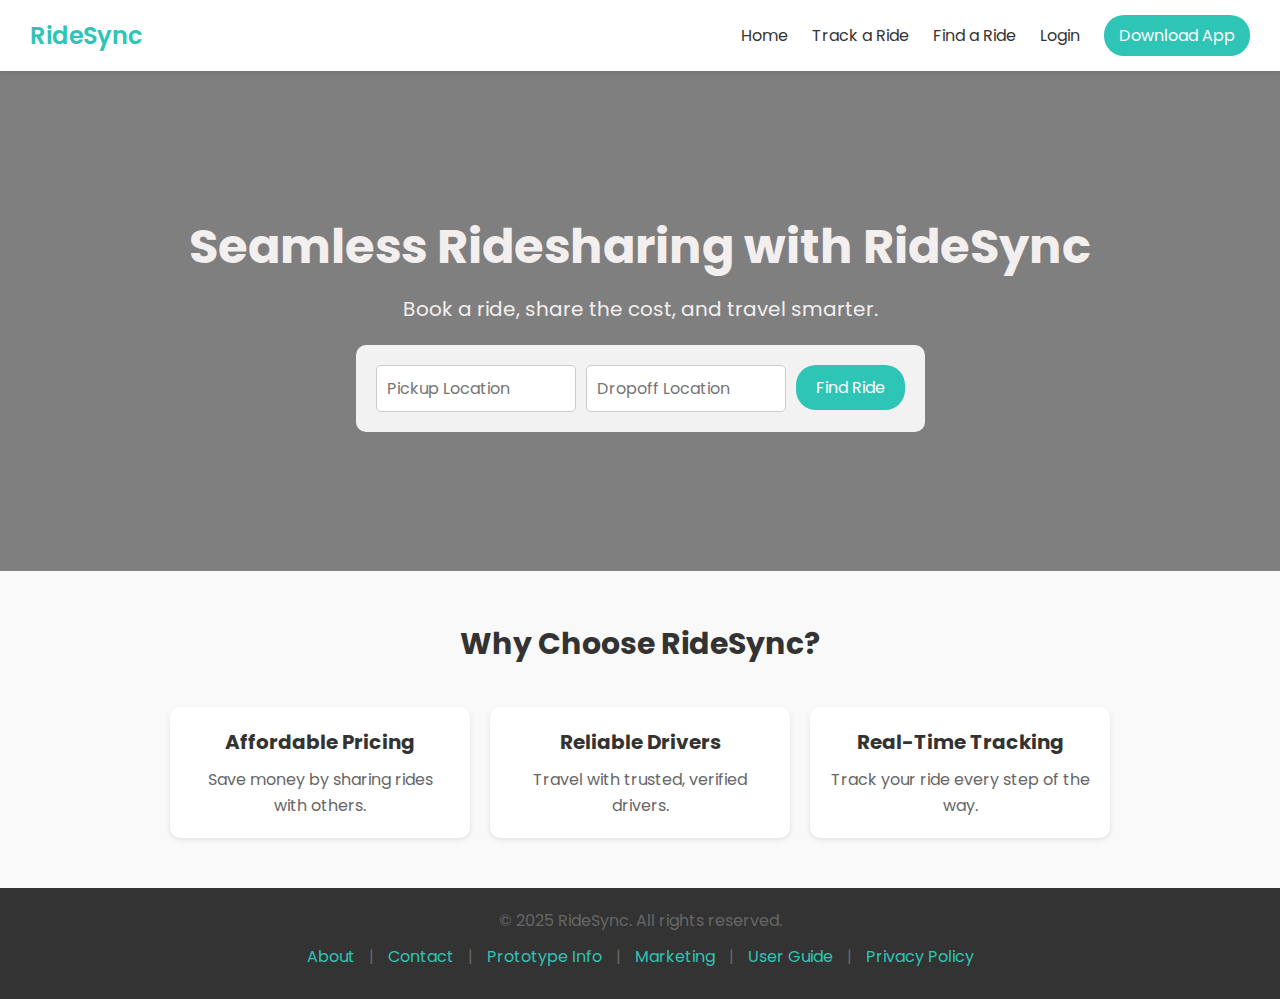
<file: index.html>
<!DOCTYPE html>
<html lang="en">
<head>
    <meta charset="UTF-8">
    <meta name="viewport" content="width=device-width, initial-scale=1.0">
    <title>RideSync - Seamless Ridesharing</title>
    <link href="https://fonts.googleapis.com/css2?family=Poppins:wght@300;400;600&display=swap" rel="stylesheet">
    <link rel="stylesheet" href="styles.css">
    <script src="script.js" defer></script>
</head>
<body>
    <!-- Header -->
    <header>
        <div class="logo">RideSync</div>
        <nav>
            <a href="index.html">Home</a>
            <a href="trackARide.html">Track a Ride</a>
            <a href="findARide.html">Find a Ride</a>
            <a href="#" id="loginLink">Login</a>
            <a href="download.html" class="cta-btn">Download App</a>
        </nav>
    </header>

    <!-- Login Pop-up -->
    <div class="login-popup" id="loginPopup">
        <div class="login-content">
            <span class="close-btn" onclick="closeLoginPopup()">×</span>
            <h2>Login to RideSync</h2>
            <form id="loginForm" onsubmit="submitLogin(event)">
                <input type="text" placeholder="Email or Phone" required>
                <input type="password" placeholder="Password" required>
                <div class="login-options">
                    <a href="#" class="forgot-password">Forgot Password?</a>
                    <button type="submit">Continue</button>
                </div>
            </form>
            <p class="signup-link">Not a member? <a href="#">Sign Up Now</a></p>
        </div>
    </div>

    <!-- Hero Section -->
    <section class="hero">
        <h1 class="white">Seamless Ridesharing with RideSync</h1>
        <p class="white">Book a ride, share the cost, and travel smarter.</p>
        <div class="search-form">
            <input type="text" placeholder="Pickup Location">
            <input type="text" placeholder="Dropoff Location">
            <a href="findARide.html">
                <button>Find Ride</button>
            </a>
        </div>
    </section>

    <!-- Features Section -->
    <section class="features">
        <h2>Why Choose RideSync?</h2>
        <div class="feature-grid">
            <div class="feature-box">
                <h3>Affordable Pricing</h3>
                <p>Save money by sharing rides with others.</p>
            </div>
            <div class="feature-box">
                <h3>Reliable Drivers</h3>
                <p>Travel with trusted, verified drivers.</p>
            </div>
            <div class="feature-box">
                <h3>Real-Time Tracking</h3>
                <p>Track your ride every step of the way.</p>
            </div>
        </div>
    </section>

    <!-- Footer -->
    <footer>
        <p>&copy; 2025 RideSync. All rights reserved.</p>
        <p>
            <a href="AboutPage.html">About</a> | 
            <a href="#" id="contactLink">Contact</a> | 
            <a href="PrototypeDetailsPage.html">Prototype Info</a> | 
            <a href="MarketingPage.html">Marketing</a> | 
            <a href="UserGuidePage.html">User Guide</a> | 
            <a href="PrivacyPolicy.html">Privacy Policy</a>
        </p>
    </footer>

    <!-- Pop-up Modal -->
    <div class="feedback-popup" id="feedbackPopup">
        <div class="popup-content">
            <span class="close-btn" onclick="closePopup()">×</span>
            <h2>Send Us Your Feedback</h2>
            <div class="contact-info">
                <div class="info-box">
                    <p><strong>Company Name:</strong> RideSync</p>
                    <p><strong>Headquarters:</strong> Seattle, WA 12345 AVE SE</p>
                    <p><strong>Email:</strong> support@ridesync.com</p>
                    <p><strong>Phone:</strong> (123) 456-7890</p>
                    <p><strong>Website:</strong> www.ridesync.com</p>
                </div>
                <div class="info-box">
                    <p><strong>Customer Support Team</strong></p>
                    <p><strong>User Assistance:</strong> Chris Pozun - (123) 555-0011 / userhelp@ridesync.com</p>
                    <p><strong>Emergency Hotline:</strong> (123) 555-0001</p>
                </div>
            </div>
            <form id="feedbackForm" onsubmit="submitFeedback(event)">
                <textarea placeholder="Your Feedback" required></textarea>
                <button type="submit">Submit Feedback</button>
            </form>
        </div>
    </div>
</body>
</html>
</file>
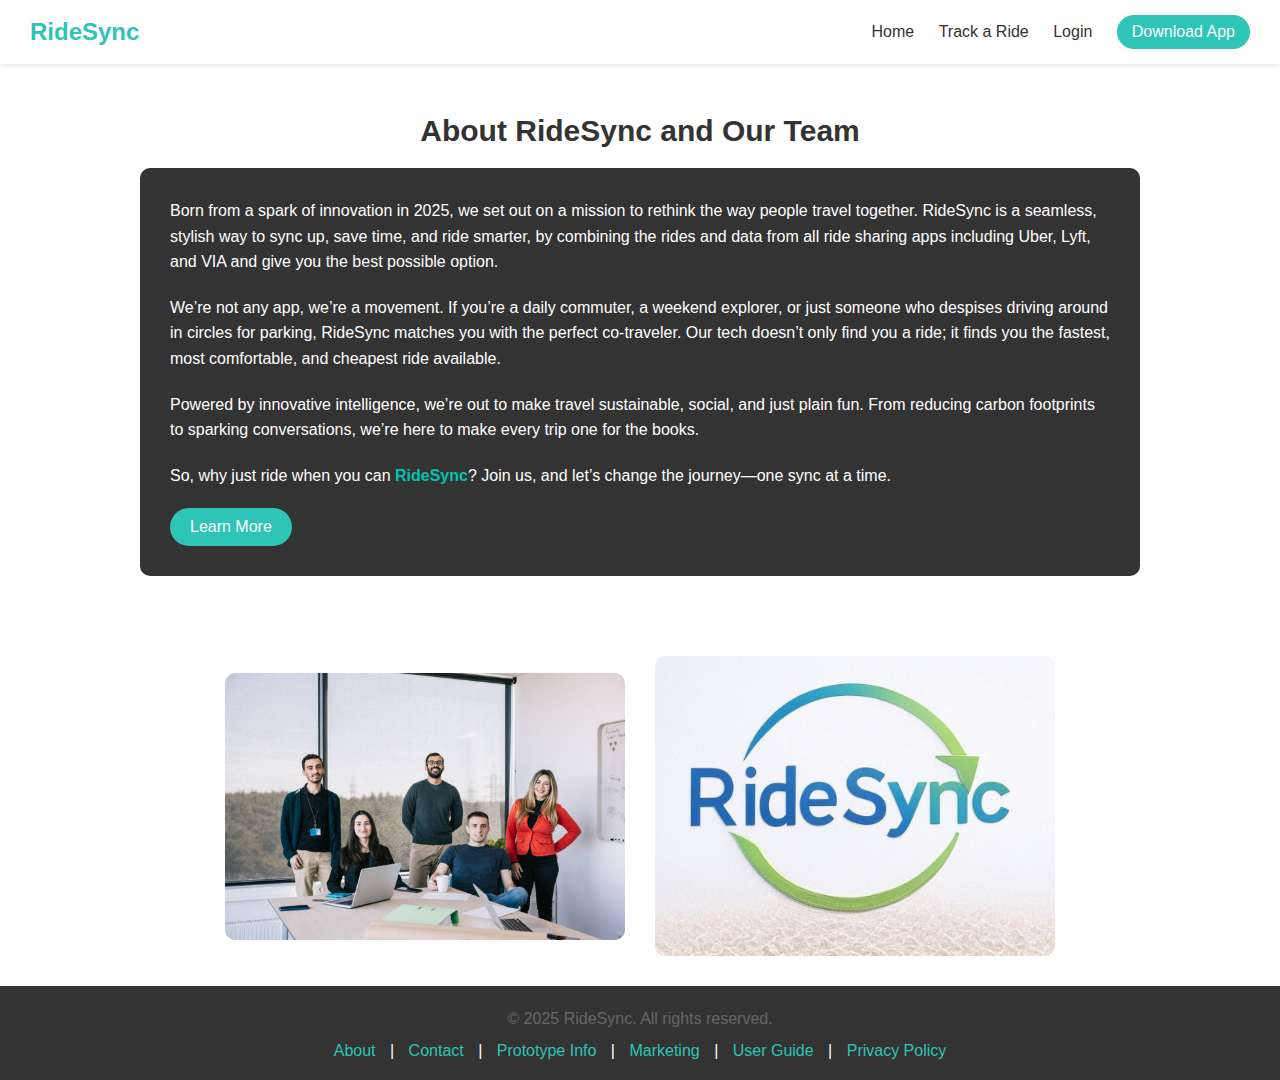
<file: AboutPage.html>
<!DOCTYPE html>
<html lang="en">
<head>
    <meta charset="UTF-8">
    <meta name="viewport" content="width=device-width, initial-scale=1.0">
    <title>About RideSync</title>
    <link href="styles.css" rel="stylesheet">
    <script src="script.js" defer></script>
</head>
<body>
    <!-- Header -->
    <header class="header">
        <div class="logo">RideSync</div>
        <nav>
          <a href="index.html">Home</a>
          <a href="trackARide.html">Track a Ride</a>
          <a href="#" id="loginLink">Login</a>
          <a href="download.html" class="cta-btn">Download App</a>
        </nav>
    </header>

    <!-- Login Pop-up -->
    <div class="login-popup" id="loginPopup">
        <div class="login-content">
            <span class="close-btn" onclick="closeLoginPopup()">×</span>
            <h2>Login to RideSync</h2>
            <form id="loginForm" onsubmit="submitLogin(event)">
                <input type="text" placeholder="Email or Phone" required>
                <input type="password" placeholder="Password" required>
                <div class="login-options">
                    <a href="#" class="forgot-password">Forgot Password?</a>
                    <button type="submit">Continue</button>
                </div>
            </form>
            <p class="signup-link">Not a member? <a href="#">Sign Up Now</a></p>
        </div>
    </div>

    <!-- About Section -->
    <section class="about-section">
        <h1>About RideSync and Our Team</h1>
        <div class="content-box">
            <p>Born from a spark of innovation in 2025, we set out on a mission to rethink the way people travel together. RideSync is a seamless, stylish way to sync up, save time, and ride smarter, by combining the rides and data from all ride sharing apps including Uber, Lyft, and VIA and give you the best possible option.</p>
            <p>We’re not any app, we’re a movement. If you’re a daily commuter, a weekend explorer, or just someone who despises driving around in circles for parking, RideSync matches you with the perfect co-traveler. Our tech doesn’t only find you a ride; it finds you the fastest, most comfortable, and cheapest ride available.</p>
            <p>Powered by innovative intelligence, we’re out to make travel sustainable, social, and just plain fun. From reducing carbon footprints to sparking conversations, we’re here to make every trip one for the books.</p>
            <p>So, why just ride when you can <span class="highlight">RideSync</span>? Join us, and let’s change the journey—one sync at a time.</p>
            <a class="learn-more-btn" onclick="toggleMoreInfo()">Learn More</a>
            <div class="more-info" id="moreInfo">
                <p>Our team is a diverse group of innovators, engineers, and dreamers dedicated to revolutionizing ridesharing. Based in [City], we’re committed to building a platform that not only connects people but also fosters a sense of community and sustainability.</p>
            </div>
        </div>
    </section>

    <!-- Image Section -->
    <section class="image-section">
        <img src="tech_team.jpg" alt="Team Photo">
        <img src="RideShareLogo.jpg" alt="RideSync Logo">
    </section>

    <!-- Footer -->
    <footer class="footer">
        <p>© 2025 RideSync. All rights reserved.</p>
        <div>
            <a href="AboutPage.html">About</a> |
            <a href="#" id="contactLink">Contact</a> |
            <a href="PrototypeDetailsPage.html">Prototype Info</a> |
            <a href="MarketingPage.html">Marketing</a> |
            <a href="UserGuidePage.html">User Guide</a> |
            <a href="PrivacyPolicy.html">Privacy Policy</a>
        </div>
    </footer>

    <!-- Pop-up Modal -->
    <div class="feedback-popup" id="feedbackPopup">
      <div class="popup-content">
          <span class="close-btn" onclick="closePopup()">×</span>
          <h2>Send Us Your Feedback</h2>
          <div class="contact-info">
              <div class="info-box">
                  <p><strong>Company Name:</strong> RideSync</p>
                  <p><strong>Headquarters:</strong> Seattle, WA 12345 AVE SE</p>
                  <p><strong>Email:</strong> support@ridesync.com</p>
                  <p><strong>Phone:</strong> (123) 456-7890</p>
                  <p><strong>Website:</strong> www.ridesync.com</p>
              </div>
              <div class="info-box">
                  <p><strong>Customer Support Team</strong></p>
                  <p><strong>User Assistance:</strong> Chris Pozun - (123) 555-0011 / userhelp@ridesync.com</p>
                  <p><strong>Emergency Hotline:</strong> (123) 555-0001</p>
              </div>
          </div>
          <form id="feedbackForm" onsubmit="submitFeedback(event)">
              <textarea placeholder="Your Feedback" required></textarea>
              <button type="submit">Submit Feedback</button>
          </form>
      </div>
  </div>
</body>
</html>
</file>
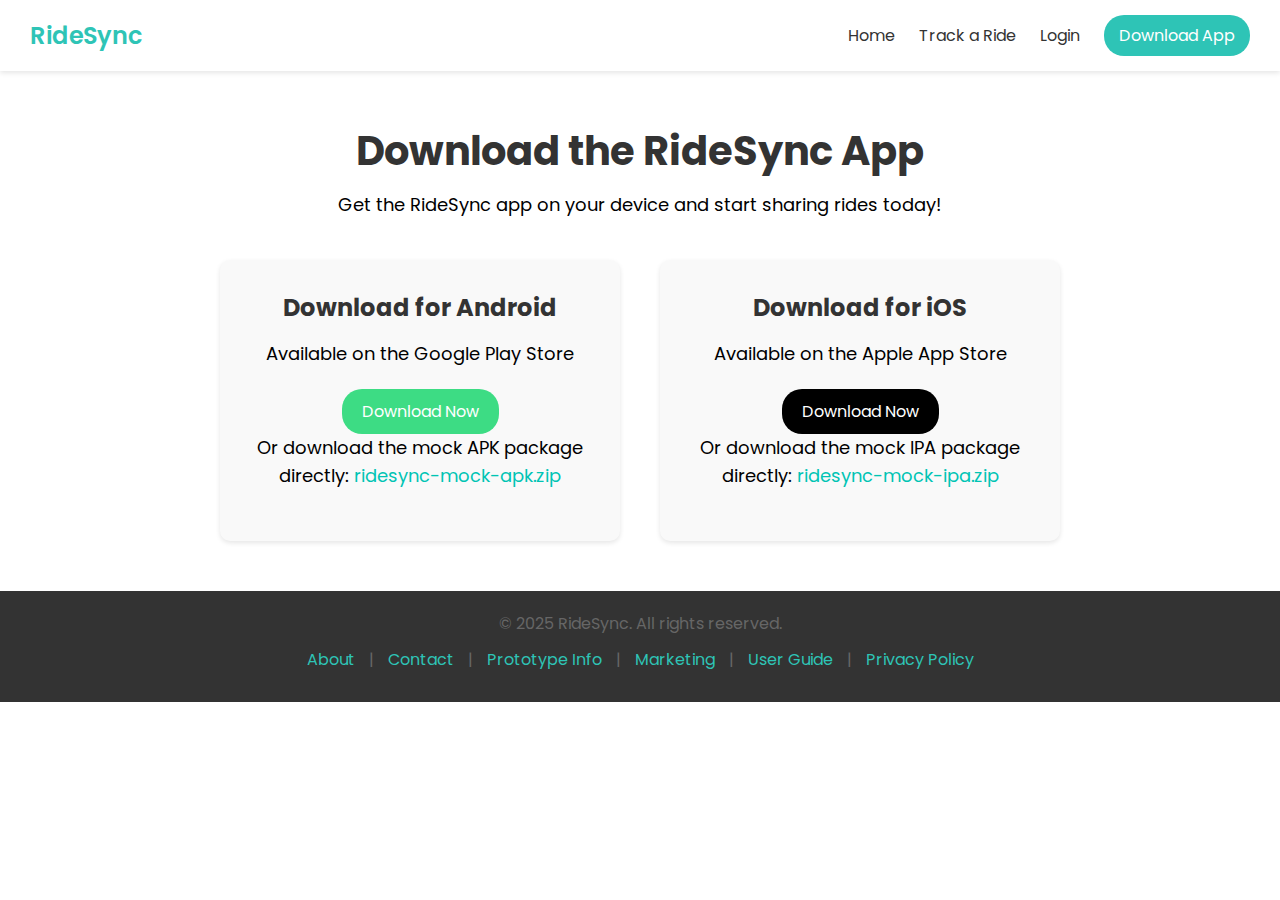
<file: download.html>
<!DOCTYPE html>
<html lang="en">
<head>
    <meta charset="UTF-8">
    <meta name="viewport" content="width=device-width, initial-scale=1.0">
    <title>Download App - RideSync</title>
    <link href="https://fonts.googleapis.com/css2?family=Poppins:wght@300;400;600&display=swap" rel="stylesheet">
    <link rel="stylesheet" href="styles.css">
    <script src="script.js" defer></script>
</head>
<body>
    <!-- Header -->
    <header>
        <div class="logo">RideSync</div>
        <nav>
            <a href="index.html">Home</a>
            <a href="track.html">Track a Ride</a>
            <a href="#" id="loginLink">Login</a>
            <a href="download.html" class="cta-btn">Download App</a>
        </nav>
    </header>

    <!-- Download App Section -->
    <section class="download-section">
        <h1>Download the RideSync App</h1>
        <p>Get the RideSync app on your device and start sharing rides today!</p>
        <div class="download-content">
            <div class="download-box">
                <h2>Download for Android</h2>
                <p>Available on the Google Play Store</p>
                <a href="#" class="download-btn android-btn" onclick="simulateDownload('Android')">Download Now</a>
                <p class="mock-link">Or download the mock APK package directly: <a href="ridesync-mock-apk.zip" download>ridesync-mock-apk.zip</a></p>
            </div>
            <div class="download-box">
                <h2>Download for iOS</h2>
                <p>Available on the Apple App Store</p>
                <a href="#" class="download-btn ios-btn" onclick="simulateDownload('iOS')">Download Now</a>
                <p class="mock-link">Or download the mock IPA package directly: <a href="ridesync-mock-ipa.zip" download>ridesync-mock-ipa.zip</a></p>
            </div>
        </div>
    </section>

    <!-- Footer -->
    <footer>
        <p>© 2025 RideSync. All rights reserved.</p>
        <p>
            <a href="AboutPage.html">About</a> | 
            <a href="#" id="contactLink">Contact</a> | 
            <a href="PrototypeDetailsPage.html">Prototype Info</a> | 
            <a href="MarketingPage.html">Marketing</a> | 
            <a href="UserGuidePage.html">User Guide</a> | 
            <a href="PrivacyPolicy.html">Privacy Policy</a>
        </p>
    </footer>

    <!-- Feedback Pop-up -->
    <div class="feedback-popup" id="feedbackPopup">
        <div class="popup-content">
            <span class="close-btn" onclick="closeFeedbackPopup()">×</span>
            <h2>Send Us Your Feedback</h2>
            <div class="contact-info">
                <div class="info-box">
                    <p><strong>Company Name:</strong> RideSync</p>
                    <p><strong>Headquarters:</strong> Seattle, WA 12345 AVE SE</p>
                    <p><strong>Email:</strong> support@ridesync.com</p>
                    <p><strong>Phone:</strong> (123) 456-7890</p>
                    <p><strong>Website:</strong> www.ridesync.com</p>
                </div>
                <div class="info-box">
                    <p><strong>Customer Support Team</strong></p>
                    <p><strong>User Assistance:</strong> Chris Pozun - (123) 555-0011 / userhelp@ridesync.com</p>
                    <p><strong>Emergency Hotline:</strong> (123) 555-0001</p>
                </div>
            </div>
            <form id="feedbackForm" onsubmit="submitFeedback(event)">
                <textarea placeholder="Your Feedback" required></textarea>
                <button type="submit">Submit Feedback</button>
            </form>
        </div>
    </div>

    <!-- Login Pop-up -->
    <div class="login-popup" id="loginPopup">
        <div class="login-content">
            <span class="close-btn" onclick="closeLoginPopup()">×</span>
            <h2>Login to RideSync</h2>
            <form id="loginForm" onsubmit="submitLogin(event)">
                <input type="text" placeholder="Email or Phone" required>
                <input type="password" placeholder="Password" required>
                <div class="login-options">
                    <a href="#" class="forgot-password">Forgot Password?</a>
                    <button type="submit">Continue</button>
                </div>
            </form>
            <p class="signup-link">Not a member? <a href="#">Sign Up Now</a></p>
        </div>
    </div>
</body>
</html>
</file>
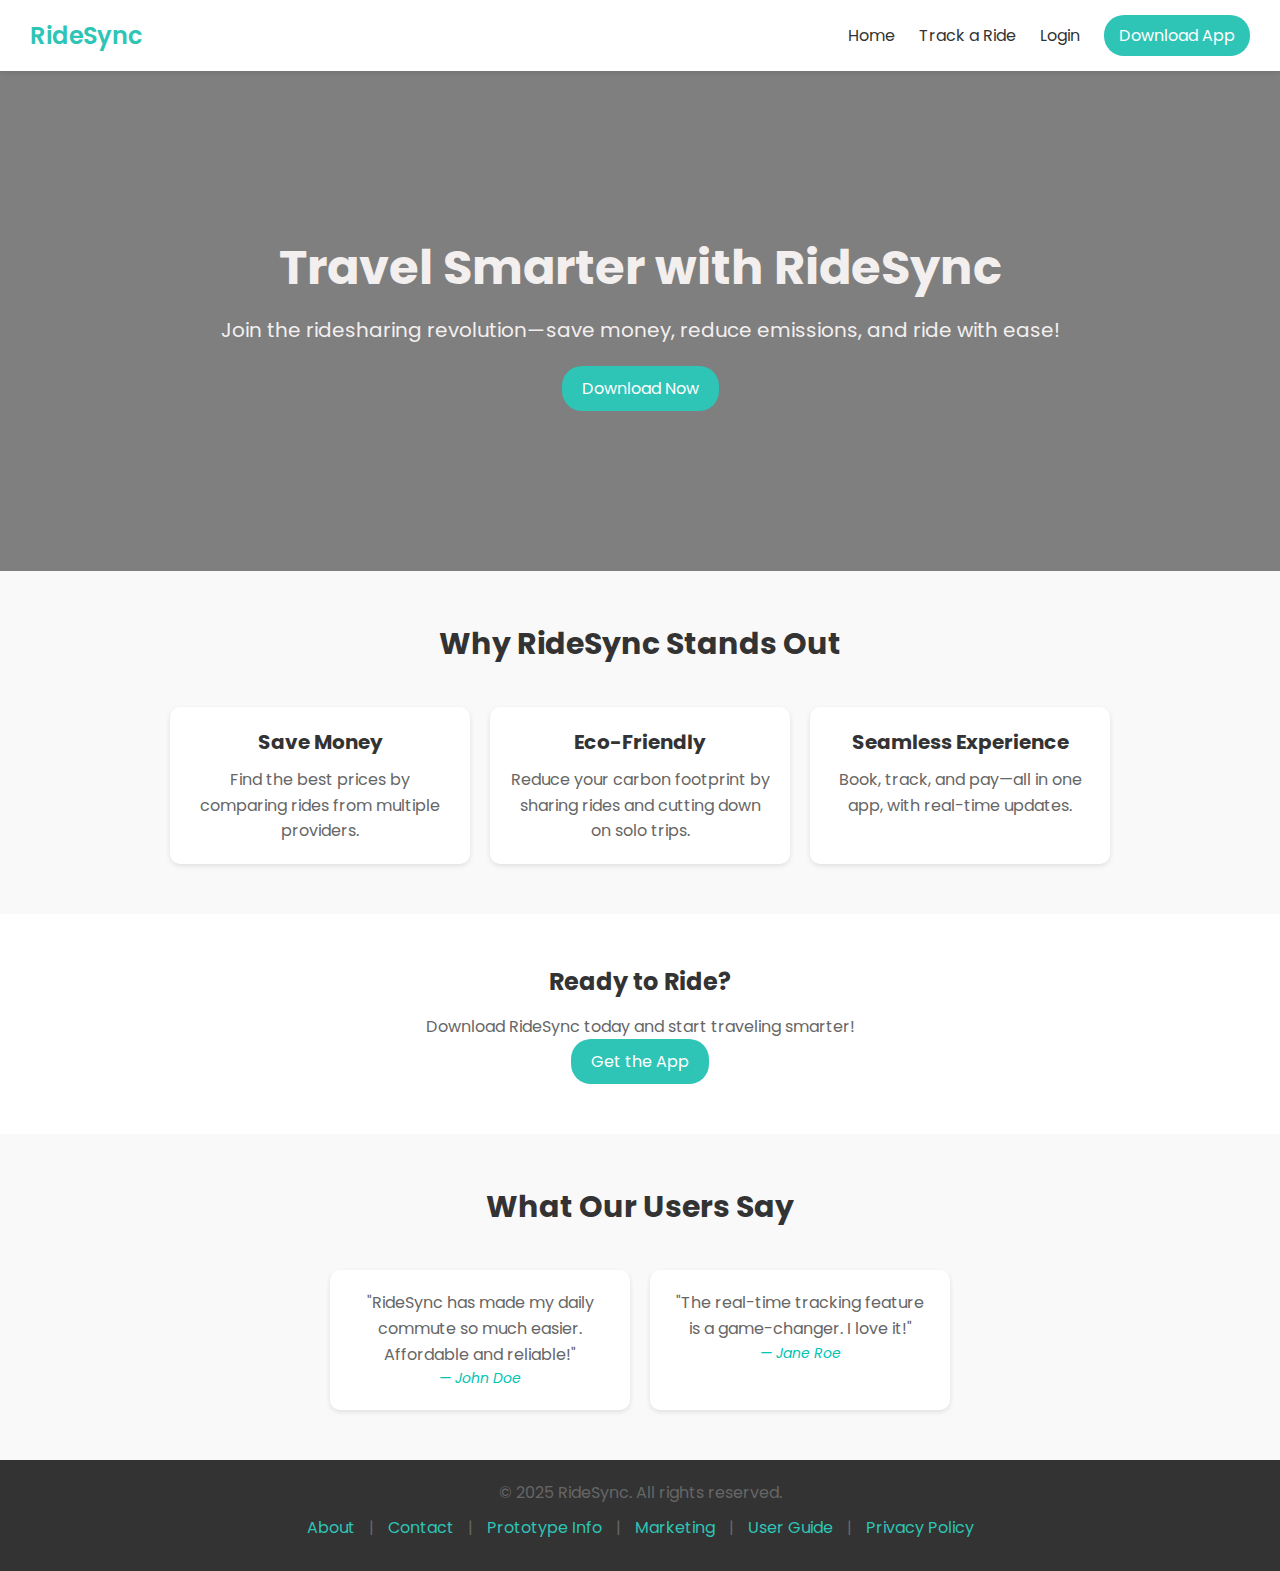
<file: MarketingPage.html>
<!DOCTYPE html>
<html lang="en">
<head>
    <meta charset="UTF-8">
    <meta name="viewport" content="width=device-width, initial-scale=1.0">
    <title>Marketing - RideSync</title>
    <link href="https://fonts.googleapis.com/css2?family=Poppins:wght@300;400;600&display=swap" rel="stylesheet">
    <link rel="stylesheet" href="styles.css">
    <script src="script.js" defer></script>
</head>
<body>
    <!-- Header -->
    <header>
        <div class="logo">RideSync</div>
        <nav>
            <a href="index.html">Home</a>
            <a href="trackARide.html">Track a Ride</a>
            <a href="#" id="loginLink">Login</a>
            <a href="download.html" class="cta-btn">Download App</a>
        </nav>
    </header>

    <!-- Login Pop-up -->
    <div class="login-popup" id="loginPopup">
        <div class="login-content">
            <span class="close-btn" onclick="closeLoginPopup()">×</span>
            <h2>Login to RideSync</h2>
            <form id="loginForm" onsubmit="submitLogin(event)">
                <input type="text" placeholder="Email or Phone" required>
                <input type="password" placeholder="Password" required>
                <div class="login-options">
                    <a href="#" class="forgot-password">Forgot Password?</a>
                    <button type="submit">Continue</button>
                </div>
            </form>
            <p class="signup-link">Not a member? <a href="#">Sign Up Now</a></p>
        </div>
    </div>

    <!-- Hero Section -->
    <section class="hero">
        <h1 class="white">Travel Smarter with RideSync</h1>
        <p class="white">Join the ridesharing revolution—save money, reduce emissions, and ride with ease!</p>
        <a href="download.html" class="cta-btn">Download Now</a>
    </section>

    <!-- Benefits Section -->
    <section class="benefits">
        <h2>Why RideSync Stands Out</h2>
        <div class="benefit-grid">
            <div class="benefit-box">
                <h3>Save Money</h3>
                <p>Find the best prices by comparing rides from multiple providers.</p>
            </div>
            <div class="benefit-box">
                <h3>Eco-Friendly</h3>
                <p>Reduce your carbon footprint by sharing rides and cutting down on solo trips.</p>
            </div>
            <div class="benefit-box">
                <h3>Seamless Experience</h3>
                <p>Book, track, and pay—all in one app, with real-time updates.</p>
            </div>
        </div>
    </section>

    <!-- CTA Section -->
    <section class="cta-section">
        <h2>Ready to Ride?</h2>
        <p>Download RideSync today and start traveling smarter!</p>
        <a href="download.html" class="cta-btn">Get the App</a>
    </section>

    <!-- Testimonials Section -->
    <section class="testimonials">
        <h2>What Our Users Say</h2>
        <div class="testimonial-grid">
            <div class="testimonial-box">
                <p>"RideSync has made my daily commute so much easier. Affordable and reliable!"</p>
                <p class="author">— John Doe</p>
            </div>
            <div class="testimonial-box">
                <p>"The real-time tracking feature is a game-changer. I love it!"</p>
                <p class="author">— Jane Roe</p>
            </div>
        </div>
    </section>

    <!-- Footer -->
    <footer>
        <p>© 2025 RideSync. All rights reserved.</p>
        <p>
            <a href="AboutPage.html">About</a> | 
            <a href="#" id="contactLink">Contact</a> | 
            <a href="PrototypeDetailsPage.html">Prototype Info</a> | 
            <a href="MarketingPage.html">Marketing</a> | 
            <a href="UserGuidePage.html">User Guide</a> | 
            <a href="PrivacyPolicy.html">Privacy Policy</a>
        </p>
    </footer>

    <!-- Pop-up Modal -->
    <div class="feedback-popup" id="feedbackPopup">
        <div class="popup-content">
            <span class="close-btn" onclick="closePopup()">×</span>
            <h2>Send Us Your Feedback</h2>
            <div class="contact-info">
                <div class="info-box">
                    <p><strong>Company Name:</strong> RideSync</p>
                    <p><strong>Headquarters:</strong> Seattle, WA 12345 AVE SE</p>
                    <p><strong>Email:</strong> support@ridesync.com</p>
                    <p><strong>Phone:</strong> (123) 456-7890</p>
                    <p><strong>Website:</strong> www.ridesync.com</p>
                </div>
                <div class="info-box">
                    <p><strong>Customer Support Team</strong></p>
                    <p><strong>User Assistance:</strong> Chris Pozun - (123) 555-0011 / userhelp@ridesync.com</p>
                    <p><strong>Emergency Hotline:</strong> (123) 555-0001</p>
                </div>
            </div>
            <form id="feedbackForm" onsubmit="submitFeedback(event)">
                <textarea placeholder="Your Feedback" required></textarea>
                <button type="submit">Submit Feedback</button>
            </form>
        </div>
    </div>
</body>
</html>
</file>
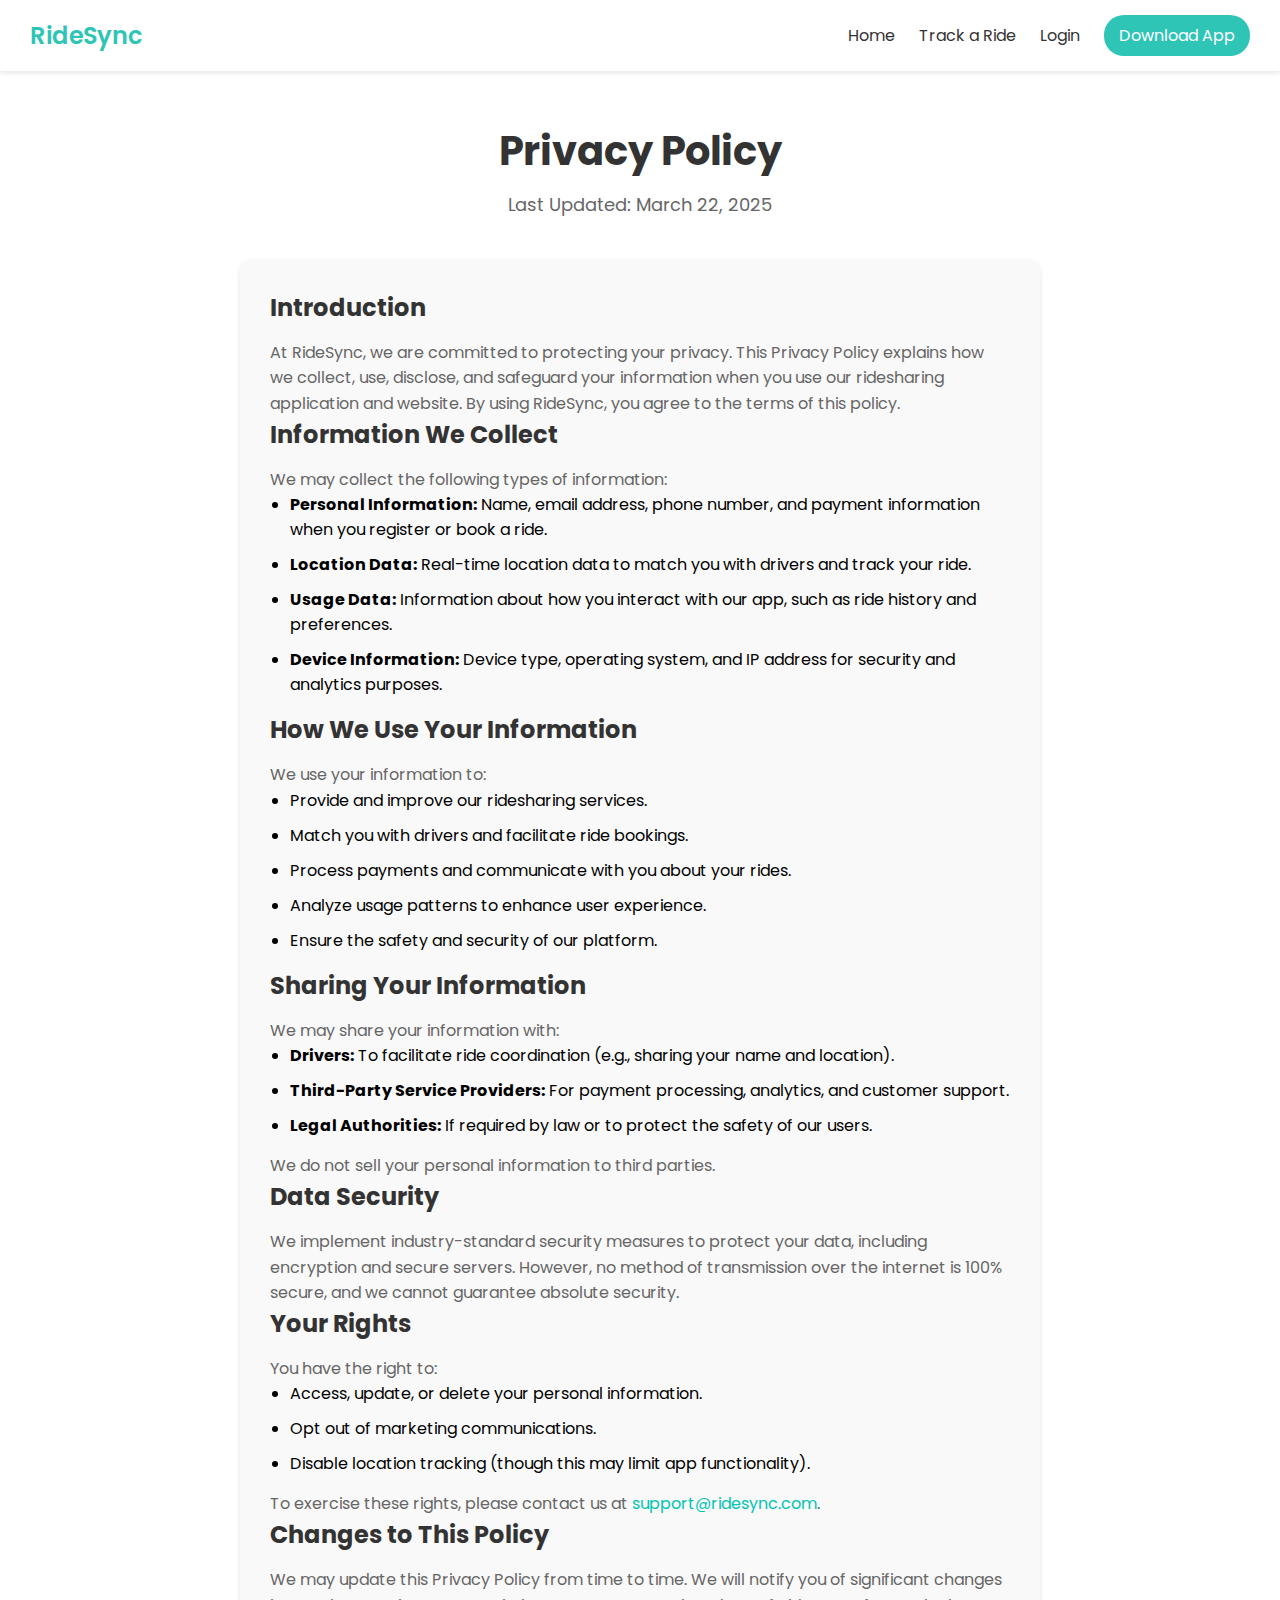
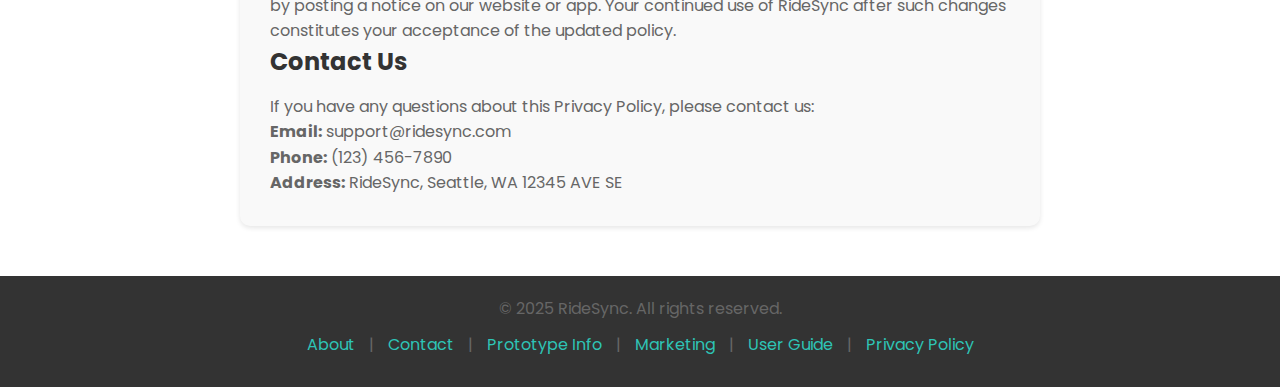
<file: PrivacyPolicy.html>
<!DOCTYPE html>
<html lang="en">
<head>
    <meta charset="UTF-8">
    <meta name="viewport" content="width=device-width, initial-scale=1.0">
    <title>Privacy Policy - RideSync</title>
    <link href="https://fonts.googleapis.com/css2?family=Poppins:wght@300;400;600&display=swap" rel="stylesheet">
    <link rel="stylesheet" href="styles.css">
    <script src="script.js" defer></script>
</head>
<body>
    <!-- Header -->
    <header>
        <div class="logo">RideSync</div>
        <nav>
            <a href="index.html">Home</a>
            <a href="trackARide.html">Track a Ride</a>
            <a href="#" id="loginLink">Login</a>
            <a href="download.html" class="cta-btn">Download App</a>
        </nav>
    </header>

    <!-- Login Pop-up -->
    <div class="login-popup" id="loginPopup">
        <div class="login-content">
            <span class="close-btn" onclick="closeLoginPopup()">×</span>
            <h2>Login to RideSync</h2>
            <form id="loginForm" onsubmit="submitLogin(event)">
                <input type="text" placeholder="Email or Phone" required>
                <input type="password" placeholder="Password" required>
                <div class="login-options">
                    <a href="#" class="forgot-password">Forgot Password?</a>
                    <button type="submit">Continue</button>
                </div>
            </form>
            <p class="signup-link">Not a member? <a href="#">Sign Up Now</a></p>
        </div>
    </div>

    <!-- Privacy Policy Section -->
    <section class="privacy-section">
        <h1>Privacy Policy</h1>
        <p>Last Updated: March 22, 2025</p>

        <div class="privacy-content">
            <h2>Introduction</h2>
            <p>At RideSync, we are committed to protecting your privacy. This Privacy Policy explains how we collect, use, disclose, and safeguard your information when you use our ridesharing application and website. By using RideSync, you agree to the terms of this policy.</p>

            <h2>Information We Collect</h2>
            <p>We may collect the following types of information:</p>
            <ul>
                <li><strong>Personal Information:</strong> Name, email address, phone number, and payment information when you register or book a ride.</li>
                <li><strong>Location Data:</strong> Real-time location data to match you with drivers and track your ride.</li>
                <li><strong>Usage Data:</strong> Information about how you interact with our app, such as ride history and preferences.</li>
                <li><strong>Device Information:</strong> Device type, operating system, and IP address for security and analytics purposes.</li>
            </ul>

            <h2>How We Use Your Information</h2>
            <p>We use your information to:</p>
            <ul>
                <li>Provide and improve our ridesharing services.</li>
                <li>Match you with drivers and facilitate ride bookings.</li>
                <li>Process payments and communicate with you about your rides.</li>
                <li>Analyze usage patterns to enhance user experience.</li>
                <li>Ensure the safety and security of our platform.</li>
            </ul>

            <h2>Sharing Your Information</h2>
            <p>We may share your information with:</p>
            <ul>
                <li><strong>Drivers:</strong> To facilitate ride coordination (e.g., sharing your name and location).</li>
                <li><strong>Third-Party Service Providers:</strong> For payment processing, analytics, and customer support.</li>
                <li><strong>Legal Authorities:</strong> If required by law or to protect the safety of our users.</li>
            </ul>
            <p>We do not sell your personal information to third parties.</p>

            <h2>Data Security</h2>
            <p>We implement industry-standard security measures to protect your data, including encryption and secure servers. However, no method of transmission over the internet is 100% secure, and we cannot guarantee absolute security.</p>

            <h2>Your Rights</h2>
            <p>You have the right to:</p>
            <ul>
                <li>Access, update, or delete your personal information.</li>
                <li>Opt out of marketing communications.</li>
                <li>Disable location tracking (though this may limit app functionality).</li>
            </ul>
            <p>To exercise these rights, please contact us at <a href="mailto:support@ridesync.com">support@ridesync.com</a>.</p>

            <h2>Changes to This Policy</h2>
            <p>We may update this Privacy Policy from time to time. We will notify you of significant changes by posting a notice on our website or app. Your continued use of RideSync after such changes constitutes your acceptance of the updated policy.</p>

            <h2>Contact Us</h2>
            <p>If you have any questions about this Privacy Policy, please contact us:</p>
            <p><strong>Email:</strong> support@ridesync.com</p>
            <p><strong>Phone:</strong> (123) 456-7890</p>
            <p><strong>Address:</strong> RideSync, Seattle, WA 12345 AVE SE</p>
        </div>
    </section>

    <!-- Footer -->
    <footer>
        <p>© 2025 RideSync. All rights reserved.</p>
        <p>
            <a href="AboutPage.html">About</a> | 
            <a href="#" id="contactLink">Contact</a> | 
            <a href="PrototypeDetailsPage.html">Prototype Info</a> | 
            <a href="MarketingPage.html">Marketing</a> | 
            <a href="UserGuidePage.html">User Guide</a> | 
            <a href="#">Privacy Policy</a>
        </p>
    </footer>

    <!-- Pop-up Modal -->
    <div class="feedback-popup" id="feedbackPopup">
        <div class="popup-content">
            <span class="close-btn" onclick="closePopup()">×</span>
            <h2>Send Us Your Feedback</h2>
            <div class="contact-info">
                <div class="info-box">
                    <p><strong>Company Name:</strong> RideSync</p>
                    <p><strong>Headquarters:</strong> Seattle, WA 12345 AVE SE</p>
                    <p><strong>Email:</strong> support@ridesync.com</p>
                    <p><strong>Phone:</strong> (123) 456-7890</p>
                    <p><strong>Website:</strong> www.ridesync.com</p>
                </div>
                <div class="info-box">
                    <p><strong>Customer Support Team</strong></p>
                    <p><strong>User Assistance:</strong> Chris Pozun - (123) 555-0011 / userhelp@ridesync.com</p>
                    <p><strong>Emergency Hotline:</strong> (123) 555-0001</p>
                </div>
            </div>
            <form id="feedbackForm" onsubmit="submitFeedback(event)">
                <textarea placeholder="Your Feedback" required></textarea>
                <button type="submit">Submit Feedback</button>
            </form>
        </div>
    </div>
</body>
</html>
</file>
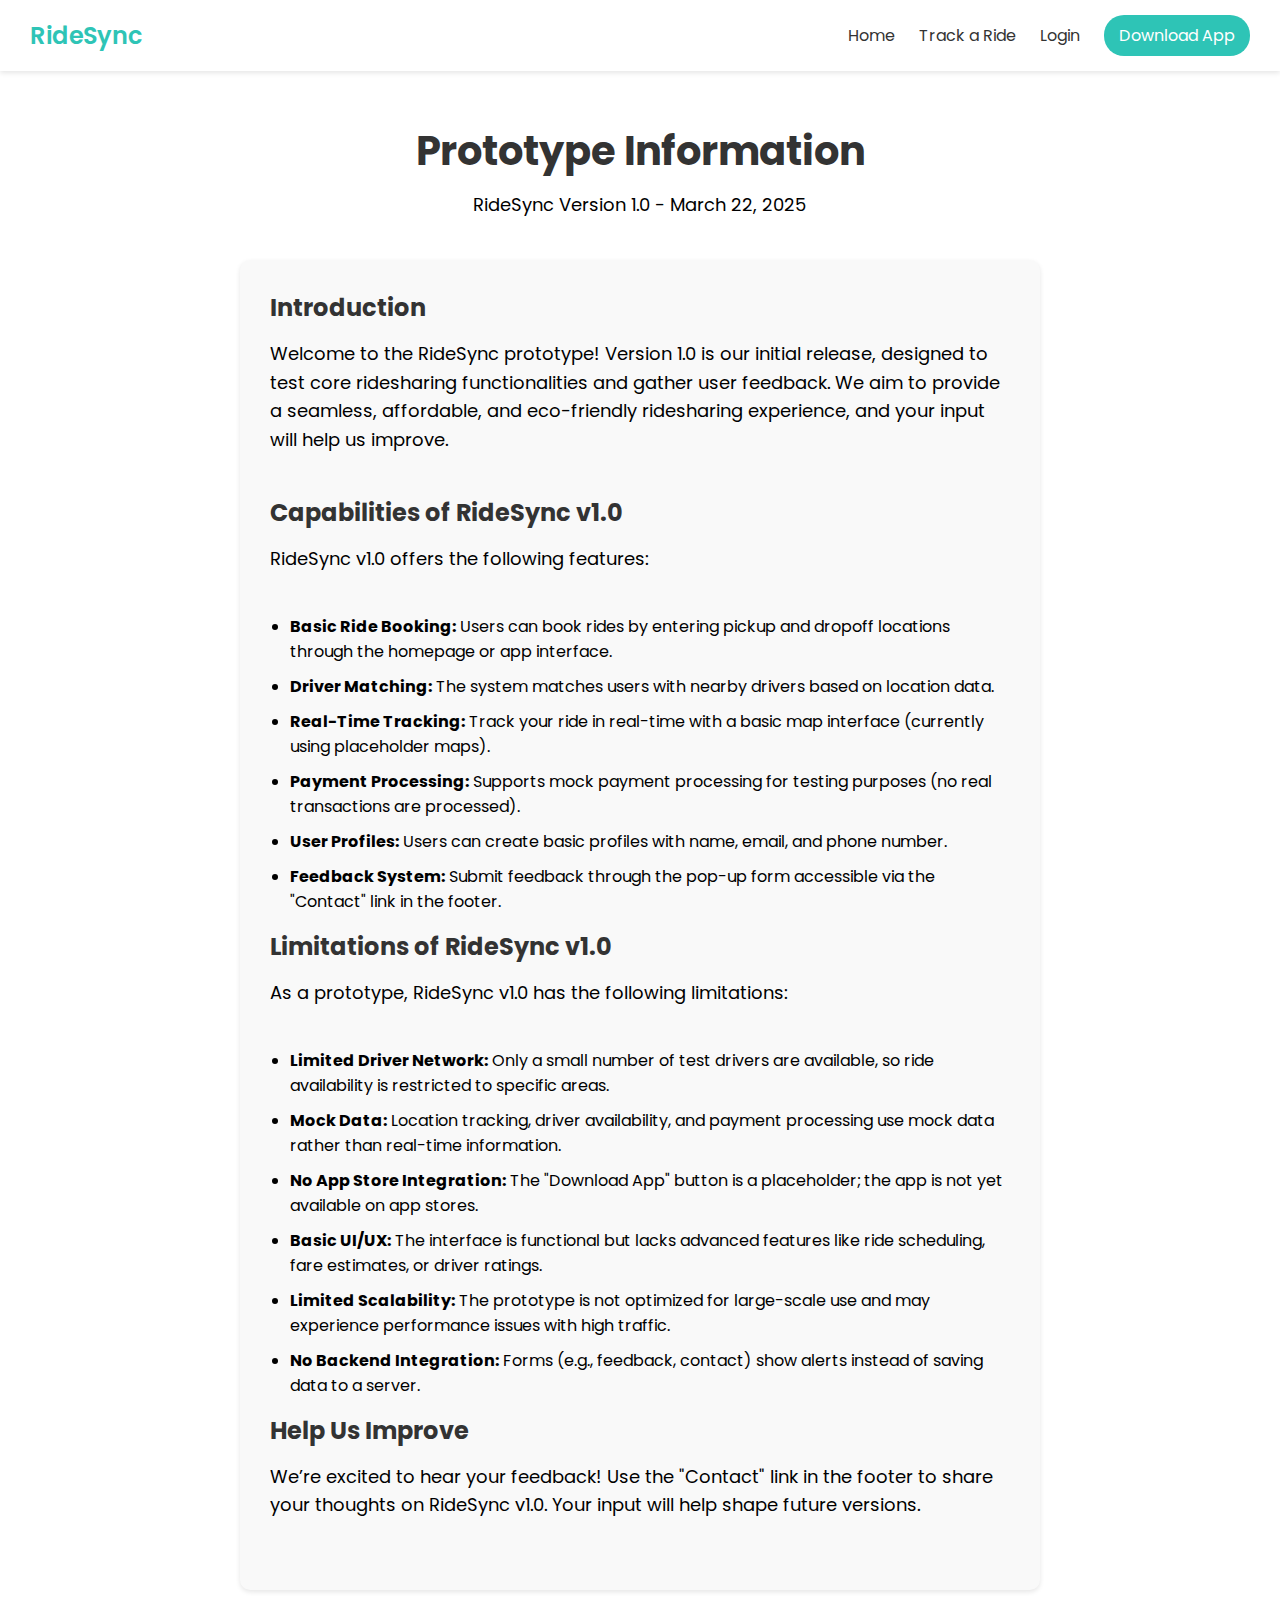
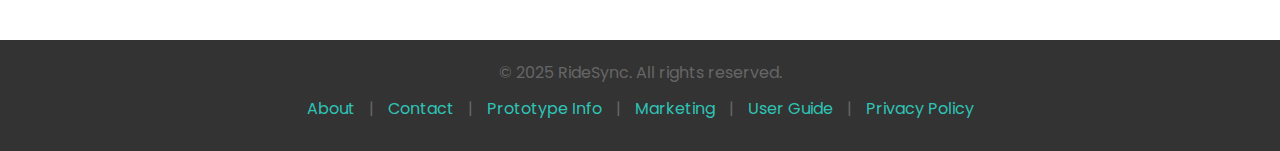
<file: PrototypeDetailsPage.html>
<!DOCTYPE html>
<html lang="en">
<head>
    <meta charset="UTF-8">
    <meta name="viewport" content="width=device-width, initial-scale=1.0">
    <title>Prototype Information - RideSync</title>
    <link href="https://fonts.googleapis.com/css2?family=Poppins:wght@300;400;600&display=swap" rel="stylesheet">
    <link rel="stylesheet" href="styles.css">
    <script src="script.js" defer></script>
</head>
<body>
    <!-- Header -->
    <header>
        <div class="logo">RideSync</div>
        <nav>
            <a href="index.html">Home</a>
            <a href="trackARide.html">Track a Ride</a>
            <a href="#" id="loginLink">Login</a>
            <a href="download.html" class="cta-btn">Download App</a>
        </nav>
    </header>

    <!-- Login Pop-up -->
    <div class="login-popup" id="loginPopup">
        <div class="login-content">
            <span class="close-btn" onclick="closeLoginPopup()">×</span>
            <h2>Login to RideSync</h2>
            <form id="loginForm" onsubmit="submitLogin(event)">
                <input type="text" placeholder="Email or Phone" required>
                <input type="password" placeholder="Password" required>
                <div class="login-options">
                    <a href="#" class="forgot-password">Forgot Password?</a>
                    <button type="submit">Continue</button>
                </div>
            </form>
            <p class="signup-link">Not a member? <a href="#">Sign Up Now</a></p>
        </div>
    </div>

    <!-- Prototype Info Section -->
    <section class="prototype-section">
        <h1>Prototype Information</h1>
        <p>RideSync Version 1.0 - March 22, 2025</p>

        <div class="prototype-content">
            <h2>Introduction</h2>
            <p>Welcome to the RideSync prototype! Version 1.0 is our initial release, designed to test core ridesharing functionalities and gather user feedback. We aim to provide a seamless, affordable, and eco-friendly ridesharing experience, and your input will help us improve.</p>

            <h2>Capabilities of RideSync v1.0</h2>
            <p>RideSync v1.0 offers the following features:</p>
            <ul>
                <li><strong>Basic Ride Booking:</strong> Users can book rides by entering pickup and dropoff locations through the homepage or app interface.</li>
                <li><strong>Driver Matching:</strong> The system matches users with nearby drivers based on location data.</li>
                <li><strong>Real-Time Tracking:</strong> Track your ride in real-time with a basic map interface (currently using placeholder maps).</li>
                <li><strong>Payment Processing:</strong> Supports mock payment processing for testing purposes (no real transactions are processed).</li>
                <li><strong>User Profiles:</strong> Users can create basic profiles with name, email, and phone number.</li>
                <li><strong>Feedback System:</strong> Submit feedback through the pop-up form accessible via the "Contact" link in the footer.</li>
            </ul>

            <h2>Limitations of RideSync v1.0</h2>
            <p>As a prototype, RideSync v1.0 has the following limitations:</p>
            <ul>
                <li><strong>Limited Driver Network:</strong> Only a small number of test drivers are available, so ride availability is restricted to specific areas.</li>
                <li><strong>Mock Data:</strong> Location tracking, driver availability, and payment processing use mock data rather than real-time information.</li>
                <li><strong>No App Store Integration:</strong> The "Download App" button is a placeholder; the app is not yet available on app stores.</li>
                <li><strong>Basic UI/UX:</strong> The interface is functional but lacks advanced features like ride scheduling, fare estimates, or driver ratings.</li>
                <li><strong>Limited Scalability:</strong> The prototype is not optimized for large-scale use and may experience performance issues with high traffic.</li>
                <li><strong>No Backend Integration:</strong> Forms (e.g., feedback, contact) show alerts instead of saving data to a server.</li>
            </ul>

            <h2>Help Us Improve</h2>
            <p>We’re excited to hear your feedback! Use the "Contact" link in the footer to share your thoughts on RideSync v1.0. Your input will help shape future versions.</p>
        </div>
    </section>

    <!-- Footer -->
    <footer>
        <p>© 2025 RideSync. All rights reserved.</p>
        <p>
            <a href="AboutPage.html">About</a> | 
            <a href="#" id="contactLink">Contact</a> | 
            <a href="#">Prototype Info</a> | 
            <a href="MarketingPage.html">Marketing</a> | 
            <a href="UserGuidePage.html">User Guide</a> | 
            <a href="PrivacyPolicy.html">Privacy Policy</a>
        </p>
    </footer>

    <!-- Pop-up Modal -->
    <div class="feedback-popup" id="feedbackPopup">
        <div class="popup-content">
            <span class="close-btn" onclick="closePopup()">×</span>
            <h2>Send Us Your Feedback</h2>
            <div class="contact-info">
                <div class="info-box">
                    <p><strong>Company Name:</strong> RideSync</p>
                    <p><strong>Headquarters:</strong> Seattle, WA 12345 AVE SE</p>
                    <p><strong>Email:</strong> support@ridesync.com</p>
                    <p><strong>Phone:</strong> (123) 456-7890</p>
                    <p><strong>Website:</strong> www.ridesync.com</p>
                </div>
                <div class="info-box">
                    <p><strong>Customer Support Team</strong></p>
                    <p><strong>User Assistance:</strong> Chris Pozun - (123) 555-0011 / userhelp@ridesync.com</p>
                    <p><strong>Emergency Hotline:</strong> (123) 555-0001</p>
                </div>
            </div>
            <form id="feedbackForm" onsubmit="submitFeedback(event)">
                <textarea placeholder="Your Feedback" required></textarea>
                <button type="submit">Submit Feedback</button>
            </form>
        </div>
    </div>
</body>
</html>
</file>
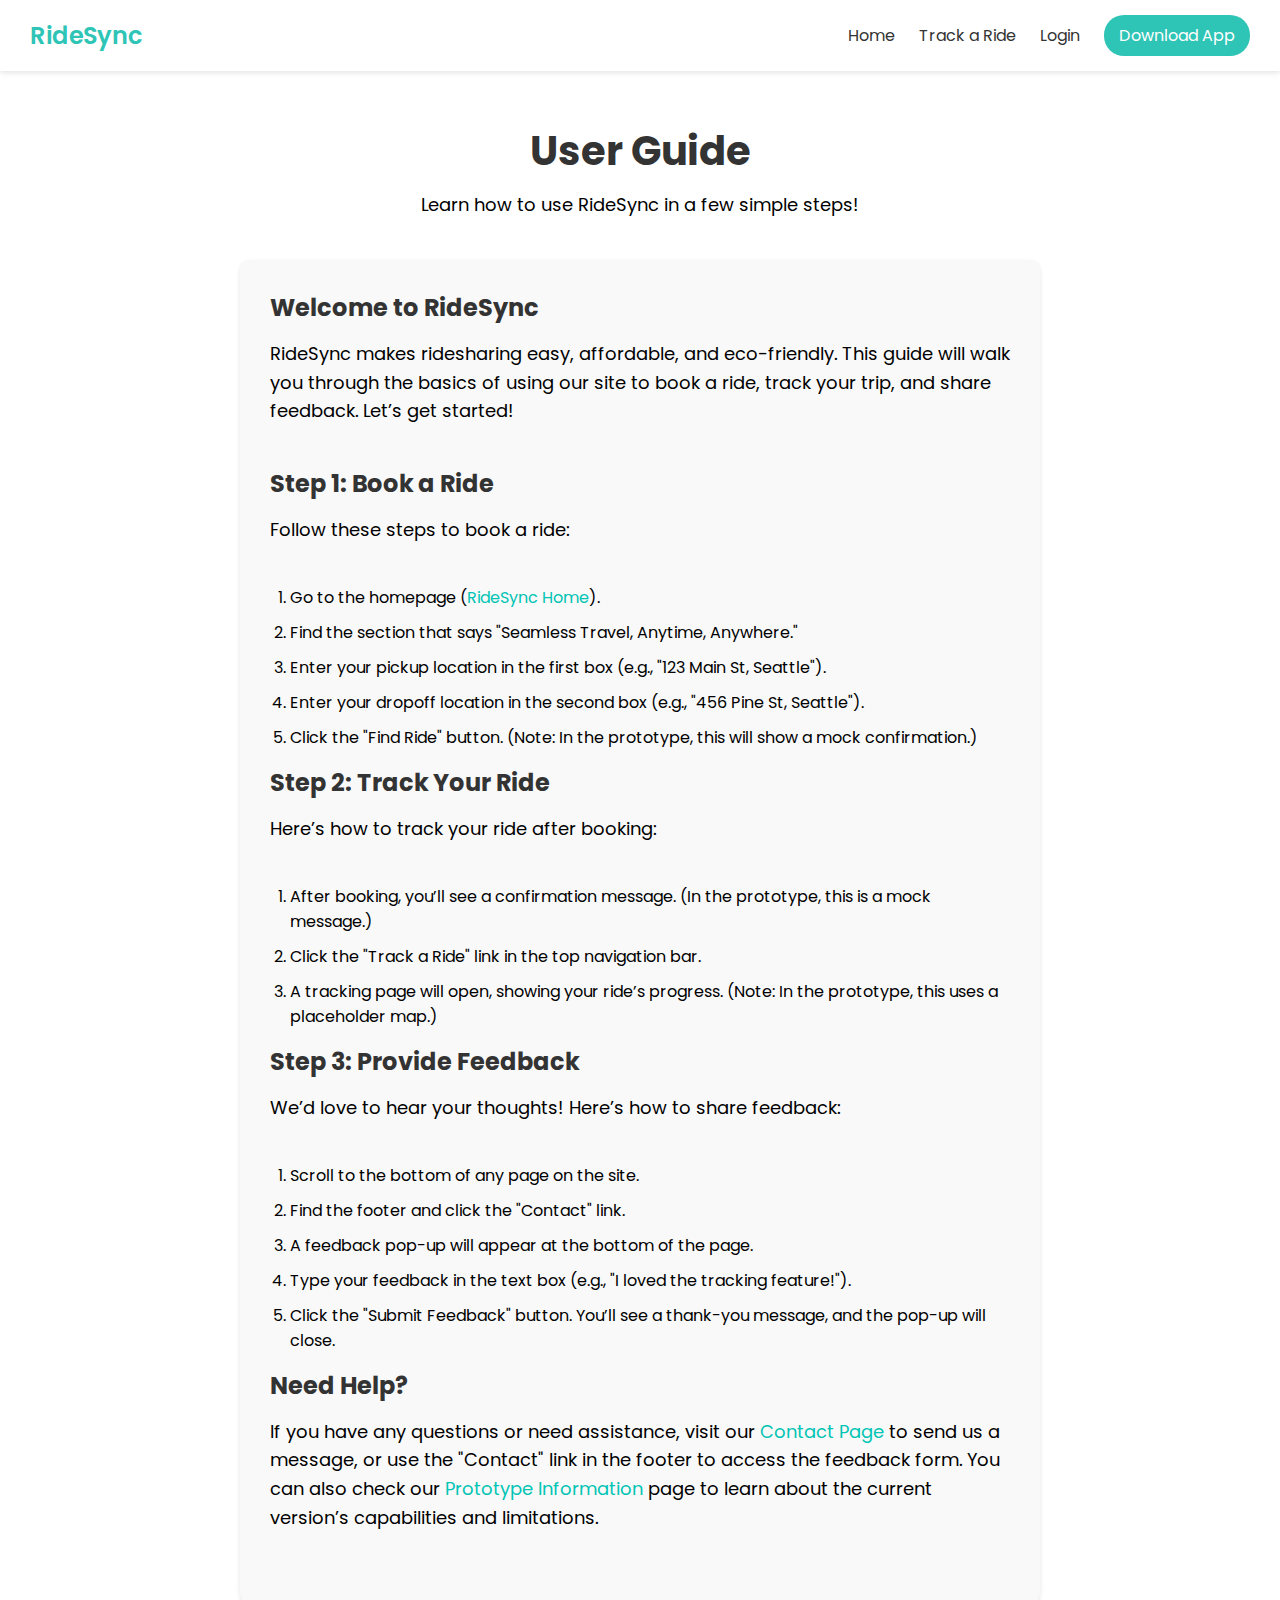
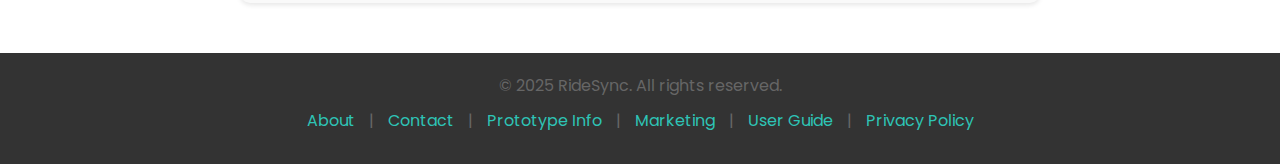
<file: UserGuidePage.html>
<!DOCTYPE html>
<html lang="en">
<head>
    <meta charset="UTF-8">
    <meta name="viewport" content="width=device-width, initial-scale=1.0">
    <title>User Guide - RideSync</title>
    <link href="https://fonts.googleapis.com/css2?family=Poppins:wght@300;400;600&display=swap" rel="stylesheet">
    <link rel="stylesheet" href="styles.css">
    <script src="script.js" defer></script>
</head>
<body>
    <!-- Header -->
    <header>
        <div class="logo">RideSync</div>
        <nav>
            <a href="index.html">Home</a>
            <a href="trackARide.html">Track a Ride</a>
            <a href="#" id="loginLink">Login</a>
            <a href="download.html" class="cta-btn">Download App</a>
        </nav>
    </header>

    <!-- Login Pop-up -->
    <div class="login-popup" id="loginPopup">
        <div class="login-content">
            <span class="close-btn" onclick="closeLoginPopup()">×</span>
            <h2>Login to RideSync</h2>
            <form id="loginForm" onsubmit="submitLogin(event)">
                <input type="text" placeholder="Email or Phone" required>
                <input type="password" placeholder="Password" required>
                <div class="login-options">
                    <a href="#" class="forgot-password">Forgot Password?</a>
                    <button type="submit">Continue</button>
                </div>
            </form>
            <p class="signup-link">Not a member? <a href="#">Sign Up Now</a></p>
        </div>
    </div>

    <!-- User Guide Section -->
    <section class="user-guide-section">
        <h1>User Guide</h1>
        <p>Learn how to use RideSync in a few simple steps!</p>

        <div class="guide-content">
            <h2>Welcome to RideSync</h2>
            <p>RideSync makes ridesharing easy, affordable, and eco-friendly. This guide will walk you through the basics of using our site to book a ride, track your trip, and share feedback. Let’s get started!</p>

            <h2>Step 1: Book a Ride</h2>
            <p>Follow these steps to book a ride:</p>
            <ol>
                <li>Go to the homepage (<a href="index.html">RideSync Home</a>).</li>
                <li>Find the section that says "Seamless Travel, Anytime, Anywhere."</li>
                <li>Enter your pickup location in the first box (e.g., "123 Main St, Seattle").</li>
                <li>Enter your dropoff location in the second box (e.g., "456 Pine St, Seattle").</li>
                <li>Click the "Find Ride" button. (Note: In the prototype, this will show a mock confirmation.)</li>
            </ol>

            <h2>Step 2: Track Your Ride</h2>
            <p>Here’s how to track your ride after booking:</p>
            <ol>
                <li>After booking, you’ll see a confirmation message. (In the prototype, this is a mock message.)</li>
                <li>Click the "Track a Ride" link in the top navigation bar.</li>
                <li>A tracking page will open, showing your ride’s progress. (Note: In the prototype, this uses a placeholder map.)</li>
            </ol>

            <h2>Step 3: Provide Feedback</h2>
            <p>We’d love to hear your thoughts! Here’s how to share feedback:</p>
            <ol>
                <li>Scroll to the bottom of any page on the site.</li>
                <li>Find the footer and click the "Contact" link.</li>
                <li>A feedback pop-up will appear at the bottom of the page.</li>
                <li>Type your feedback in the text box (e.g., "I loved the tracking feature!").</li>
                <li>Click the "Submit Feedback" button. You’ll see a thank-you message, and the pop-up will close.</li>
            </ol>

            <h2>Need Help?</h2>
            <p>If you have any questions or need assistance, visit our <a href="#" id="contactLink">Contact Page</a> to send us a message, or use the "Contact" link in the footer to access the feedback form. You can also check our <a href="PrototypeDetailsPage.html">Prototype Information</a> page to learn about the current version’s capabilities and limitations.</p>
        </div>
    </section>

    <!-- Footer -->
    <footer>
        <p>© 2025 RideSync. All rights reserved.</p>
        <p>
            <a href="AboutPage.html">About</a> | 
            <a href="#" id="contactLink">Contact</a> | 
            <a href="PrototypeDetailsPage.html">Prototype Info</a> | 
            <a href="MarketingPage.html">Marketing</a> | 
            <a href="#">User Guide</a> | 
            <a href="PrivacyPolicy.html">Privacy Policy</a>
        </p>
    </footer>

    <!-- Pop-up Modal -->
    <div class="feedback-popup" id="feedbackPopup">
        <div class="popup-content">
            <span class="close-btn" onclick="closePopup()">×</span>
            <h2>Send Us Your Feedback</h2>
            <div class="contact-info">
                <div class="info-box">
                    <p><strong>Company Name:</strong> RideSync</p>
                    <p><strong>Headquarters:</strong> Seattle, WA 12345 AVE SE</p>
                    <p><strong>Email:</strong> support@ridesync.com</p>
                    <p><strong>Phone:</strong> (123) 456-7890</p>
                    <p><strong>Website:</strong> www.ridesync.com</p>
                </div>
                <div class="info-box">
                    <p><strong>Customer Support Team</strong></p>
                    <p><strong>User Assistance:</strong> Chris Pozun - (123) 555-0011 / userhelp@ridesync.com</p>
                    <p><strong>Emergency Hotline:</strong> (123) 555-0001</p>
                </div>
            </div>
            <form id="feedbackForm" onsubmit="submitFeedback(event)">
                <textarea placeholder="Your Feedback" required></textarea>
                <button type="submit">Submit Feedback</button>
            </form>
        </div>
    </div>
</body>
</html>
</file>
<file: styles.css>
/* ==========================================================================
   Base Styles
   ========================================================================== */
   * {
    margin: 0;
    padding: 0;
    box-sizing: border-box;
    font-family: 'Poppins', sans-serif;
  }
  
  body {
    background-color: #FFFFFF; /* Consolidated from multiple definitions, using the most common value */
  }
  
  /* ==========================================================================
     Typography
     ========================================================================== */
  h1 {
    font-size: 40px;
    margin-bottom: 10px;
    color: #333333;
  }

  h1 .white {
    color: #f3efef;
  }
  
  p, .white {
    color: #f3efef;
  }

  h2 {
    font-size: 24px;
    margin-bottom: 15px;
    color: #333333;
  }
  
  h3 {
    font-size: 20px;
    margin-bottom: 10px;
    color: #333333;
  }
  
  p {
    font-size: 16px;
    color: #666666;
    line-height: 1.6;
  }
  
  /* ==========================================================================
     Links and Buttons
     ========================================================================== */
  a {
    text-decoration: none;
  }
  
  .cta-btn,
  .action-btn,
  .download-btn,
  .learn-more-btn,
  .popup-content button,
  .login-content button,
  .search-form button {
    display: inline-block;
    padding: 10px 20px;
    border-radius: 20px;
    border: none;
    background-color: #2EC4B6; /* Restored original teal color from header and hero buttons */
    color: #FFFFFF;
    font-size: 16px;
    cursor: pointer;
    text-decoration: none;
  }
  
  .cta-btn:hover,
  .action-btn:hover,
  .download-btn:hover,
  .learn-more-btn:hover,
  .popup-content button:hover,
  .login-content button:hover,
  .search-form button:hover {
    background-color: #00A89A; /* Kept the hover color as it was consistent */
  }
  
  .android-btn {
    background-color: #3DDC84; /* Android green */
  }
  
  .android-btn:hover {
    background-color: #35C475;
  }
  
  .ios-btn {
    background-color: #000000; /* iOS black */
  }
  
  .ios-btn:hover {
    background-color: #333333;
  }
  
  /* ==========================================================================
     Header
     ========================================================================== */
  header {
    display: flex;
    justify-content: space-between;
    align-items: center;
    padding: 15px 30px; /* Using the more common padding value */
    background-color: #FFFFFF;
    box-shadow: 0 2px 5px rgba(0, 0, 0, 0.1);
  }
  
  .logo {
    font-size: 24px;
    font-weight: 600;
    color: #2EC4B6; /* Restored original teal color from header */
  }
  
  nav a {
    margin-left: 20px;
    text-decoration: none;
    font-size: 16px;
    color: #333333;
  }
  
  nav .cta-btn {
    padding: 8px 15px; /* Specific padding for nav CTA button */
  }
  
  /* ==========================================================================
     Hero Section
     ========================================================================== */
  .hero {
    background: linear-gradient(rgba(0, 0, 0, 0.5), rgba(0, 0, 0, 0.5)), url('https://images.unsplash.com/photo-1449960238630-7e720e630019?ixlib=rb-4.0.3&auto=format&fit=crop&w=1350&q=80');
    background-size: cover;
    background-position: center;
    height: 500px;
    display: flex;
    flex-direction: column;
    justify-content: center;
    align-items: center;
    text-align: center;
    color: #FFFFFF;
  }
  
  .hero h1 {
    font-size: 48px; /* Larger font size for hero h1 */
  }
  
  .hero p {
    font-size: 20px; /* Larger font size for hero p */
    margin-bottom: 20px;
  }
  
  .search-form {
    background-color: rgba(255, 255, 255, 0.9);
    padding: 20px;
    border-radius: 10px;
    display: flex;
    gap: 10px;
  }
  
  .search-form input {
    padding: 10px;
    border-radius: 5px;
    border: 1px solid #CCC;
    font-size: 16px;
    width: 200px;
  }
  
  /* ==========================================================================
     Features Section
     ========================================================================== */
  .features {
    padding: 50px 30px;
    text-align: center;
    background-color: #F9F9F9;
  }
  
  .features h2 {
    font-size: 30px;
    margin-bottom: 40px;
  }
  
  /* ==========================================================================
     Benefits Section
     ========================================================================== */
  .benefits {
    padding: 50px 30px;
    text-align: center;
    background-color: #F9F9F9;
  }
  
  .benefits h2 {
    font-size: 30px;
    margin-bottom: 40px;
  }
  
  /* ==========================================================================
     Testimonials Section
     ========================================================================== */
  .testimonials {
    padding: 50px 30px;
    text-align: center;
    background-color: #F9F9F9;
  }
  
  .testimonials h2 {
    font-size: 30px;
    margin-bottom: 40px;
  }
  
  .testimonial-box .author {
    font-size: 14px;
    color: #00C4B4; /* Restored original color for testimonial author */
    font-style: italic;
  }
  
  /* ==========================================================================
     CTA Section
     ========================================================================== */
  .cta-section {
    padding: 50px 30px;
    text-align: center;
    background-color: #FFFFFF;
  }
  
  /* ==========================================================================
     About Section
     ========================================================================== */
  .about-section {
    padding: 50px 30px;
    text-align: center;
  }
  
  .about-section h1 {
    font-size: 30px;
    margin-bottom: 20px;
  }
  
  .content-box {
    background-color: #333333;
    color: #FFFFFF;
    padding: 30px;
    border-radius: 10px;
    margin: 0 auto;
    max-width: 1000px;
    text-align: left;
    font-size: 16px;
  }
  
  .content-box p {
    margin-bottom: 20px;
    color: #FFFFFF;
  }
  
  .content-box .highlight {
    color: #00C4B4; /* Restored original color for highlight */
    font-weight: 700;
  }
  
  .more-info {
    display: none;
    margin-top: 20px;
    background-color: #444444;
    padding: 20px;
    border-radius: 10px;
  }
  
  /* ==========================================================================
     Image Section
     ========================================================================== */
  .image-section {
    display: flex;
    justify-content: center;
    align-items: center;
    gap: 30px;
    padding: 30px;
  }
  
  .image-section img {
    max-width: 400px;
    height: auto;
    border-radius: 10px;
  }
  
  /* ==========================================================================
     User Guide Section
     ========================================================================== */
  .user-guide-section {
    padding: 50px 30px;
    text-align: center;
  }
  
  .user-guide-section p {
    font-size: 18px;
    margin-bottom: 40px;
    color: #000000;
  }
  
  /* ==========================================================================
     Prototype Info Section
     ========================================================================== */
  .prototype-section {
    padding: 50px 30px;
    text-align: center;
  }
  
  .prototype-section p {
    font-size: 18px;
    margin-bottom: 40px;
    color: #000000;
  }
  
  .prototype-content ul {
    list-style-type: disc;
  }
  
  /* ==========================================================================
     Privacy Policy Section
     ========================================================================== */
  .privacy-section {
    padding: 50px 30px;
    text-align: center;
  }
  
  .privacy-section > p {
    font-size: 18px;
    margin-bottom: 40px;
  }
  
  .privacy-content ul {
    list-style-type: disc;
  }
  
  /* ==========================================================================
     Track a Ride Section
     ========================================================================== */
  .track-section {
    padding: 20px;
    text-align: center;
  }
  
  .map-container {
    max-width: 1200px;
    margin: 0 auto 20px;
  }
  
  .map-container img {
    width: 100%;
    height: auto;
    border-radius: 10px;
  }
  
  .ride-actions {
    display: flex;
    justify-content: center;
    gap: 15px;
    margin-bottom: 20px;
  }
  
  /* ==========================================================================
     Download App Section
     ========================================================================== */
  .download-section {
    padding: 50px 30px;
    text-align: center;
  }
  
  .download-section p {
    font-size: 18px;
    margin-bottom: 40px;
    color: #000000;
  }
  
  .download-content {
    display: flex;
    justify-content: center;
    gap: 40px;
  }
  
  .download-box {
    background-color: #F9F9F9;
    padding: 30px;
    border-radius: 10px;
    width: 100%;
    max-width: 400px;
    box-shadow: 0 2px 5px rgba(0, 0, 0, 0.1);
  }
  
  .download-box p {
    margin-bottom: 20px;
  }
  
  .mock-link {
    font-size: 14px;
  }
  
  /* ==========================================================================
     Content Boxes (Shared Styles)
     ========================================================================== */
  .feature-grid,
  .benefit-grid,
  .testimonial-grid {
    display: flex;
    justify-content: center;
    gap: 20px;
  }
  
  .feature-box,
  .benefit-box,
  .testimonial-box {
    background-color: #FFFFFF;
    border-radius: 10px;
    padding: 20px;
    width: 300px;
    box-shadow: 0 2px 5px rgba(0, 0, 0, 0.1);
  }
  
  .guide-content,
  .prototype-content,
  .privacy-content {
    max-width: 800px;
    margin: 0 auto;
    text-align: left;
    background-color: #F9F9F9;
    padding: 30px;
    border-radius: 10px;
    box-shadow: 0 2px 5px rgba(0, 0, 0, 0.1);
  }
  
  .guide-content ol,
  .prototype-content ul,
  .privacy-content ul {
    margin-left: 20px;
    margin-bottom: 15px;
  }
  
  .guide-content ol li,
  .prototype-content ul li,
  .privacy-content ul li {
    font-size: 16px;
    margin-bottom: 10px;
  }
  
  .guide-content a,
  .prototype-content a,
  .privacy-content a,
  .mock-link a {
    color: #00C4B4; /* Restored original color for links */
  }
  
  .guide-content a:hover,
  .prototype-content a:hover,
  .privacy-content a:hover,
  .mock-link a:hover {
    text-decoration: underline;
  }
  
  /* ==========================================================================
     Feedback Pop-up
     ========================================================================== */
  .feedback-popup {
    display: none;
    position: fixed;
    bottom: 0;
    left: 0;
    width: 100%;
    background-color: #333333;
    color: #FFFFFF;
    padding: 20px;
    z-index: 1000;
    box-shadow: 0 -2px 10px rgba(0, 0, 0, 0.3);
    transition: transform 0.3s ease-in-out;
    transform: translateY(100%);
  }
  
  .feedback-popup.show {
    display: block;
    transform: translateY(0);
  }
  
  .popup-content {
    max-width: 1200px;
    margin: 0 auto;
    position: relative;
  }
  
  .popup-content h2 {
    font-size: 24px;
    margin-bottom: 20px;
    text-align: center;
  }
  
  .contact-info {
    display: flex;
    justify-content: space-between;
    margin-bottom: 20px;
    color: #FFFFFF;
  }
  
  .info-box {
    background-color: #444444;
    padding: 15px;
    border-radius: 5px;
    width: 48%;
    border: 1px solid #FFFFFF;
    color: #FFFFFF;
  }
  
  .info-box p {
    font-size: 14px;
    margin-bottom: 5px;
    color: #FFFFFF;
  }
  
  .info-box p strong {
    color: #00C4B4; /* Restored original color for strong text */
  }
  
  .popup-content form {
    display: flex;
    flex-direction: column;
    align-items: center;
    gap: 10px;
  }
  
  .popup-content textarea {
    width: 100%;
    max-width: 600px;
    height: 100px;
    padding: 10px;
    border-radius: 5px;
    border: none;
    font-size: 16px;
    resize: none;
  }
  
  /* ==========================================================================
     Login Pop-up
     ========================================================================== */
  .login-popup {
    display: none;
    position: fixed;
    top: 0;
    left: 0;
    width: 100%;
    height: 100%;
    background-color: rgba(0, 0, 0, 0.5);
    z-index: 1100;
    justify-content: center;
    align-items: center;
  }
  
  .login-popup.show {
    display: flex;
  }
  
  .login-content {
    background-color: #FFFFFF;
    padding: 30px;
    border-radius: 10px;
    width: 100%;
    max-width: 400px;
    position: relative;
    box-shadow: 0 2px 10px rgba(0, 0, 0, 0.3);
  }
  
  .login-content h2 {
    font-size: 24px;
    margin-bottom: 20px;
    text-align: center;
  }
  
  .login-content form {
    display: flex;
    flex-direction: column;
    gap: 15px;
  }
  
  .login-content input {
    padding: 10px;
    border-radius: 5px;
    border: 1px solid #E0E0E0;
    font-size: 16px;
    width: 100%;
  }
  
  .login-options {
    display: flex;
    justify-content: space-between;
    align-items: center;
    margin-top: 10px;
  }
  
  .forgot-password {
    font-size: 14px;
    color: #00C4B4; /* Restored original color */
  }
  
  .forgot-password:hover {
    text-decoration: underline;
  }
  
  .signup-link {
    margin-top: 15px;
    text-align: center;
    font-size: 14px;
    color: #000000;
  }
  
  .signup-link a {
    color: #00C4B4; /* Restored original color */
  }
  
  .signup-link a:hover {
    text-decoration: underline;
  }
  
  /* ==========================================================================
     Pop-up Shared Styles
     ========================================================================== */
  .close-btn {
    position: absolute;
    top: 10px;
    right: 10px;
    font-size: 24px;
    cursor: pointer;
  }
  
  .feedback-popup .close-btn {
    color: #FFFFFF;
  }
  
  .login-content .close-btn {
    color: #666666;
  }
  
  #contactLink.active,
  #loginLink.active {
    color: #00C4B4; /* Restored original color */
  }
  
  /* ==========================================================================
     Footer
     ========================================================================== */
  footer {
    background-color: #333333;
    color: #FFFFFF;
    text-align: center;
    padding: 20px;
  }
  
  footer p {
    margin-bottom: 10px;
  }
  
  footer a {
    color: #2EC4B6; /* Restored original color from first footer definition */
    margin: 0 10px;
  }
  
  footer a:hover {
    text-decoration: underline;
  }
</file>
